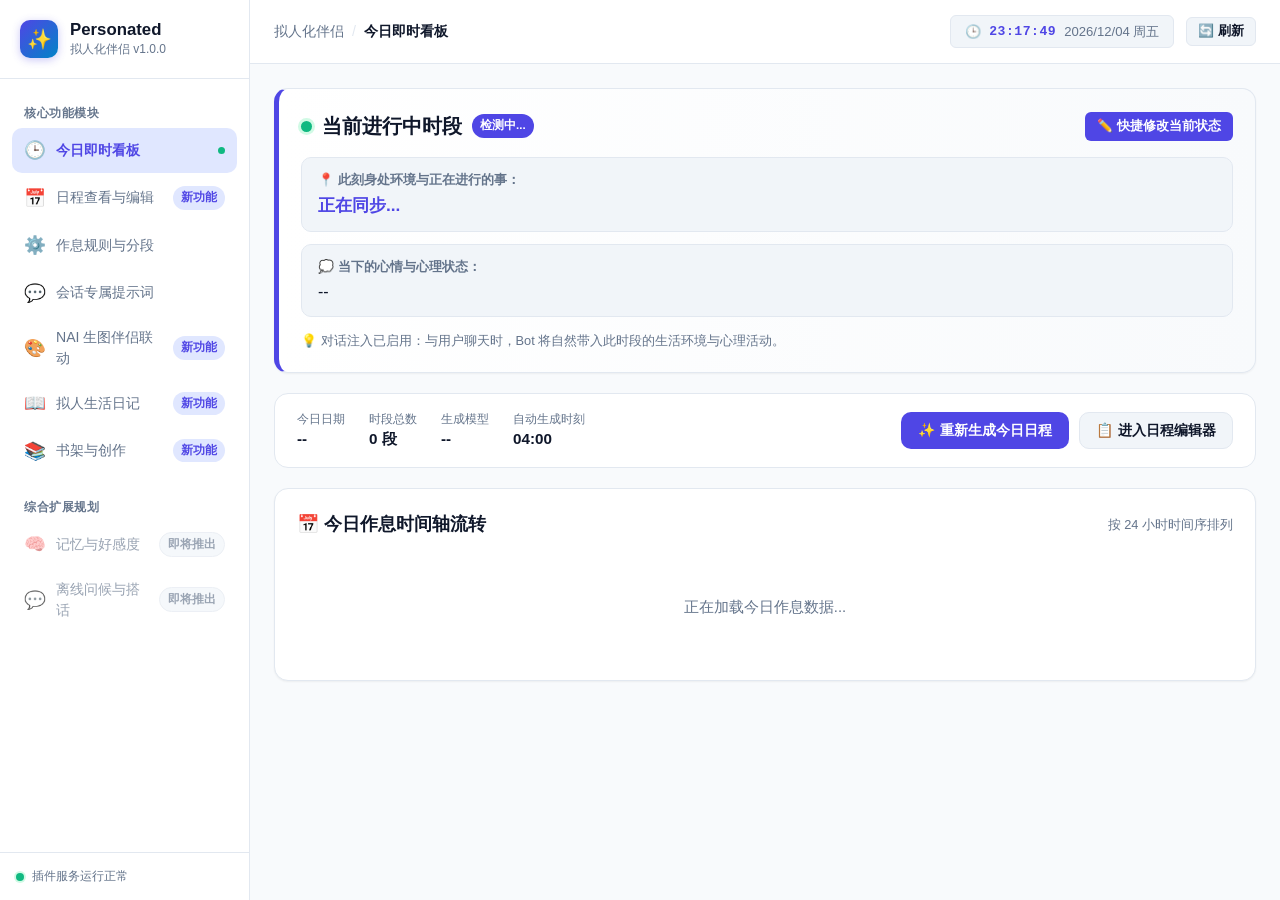
<file: pages/schedule/index.html>
<!DOCTYPE html>
<html lang="zh-CN">
<head>
  <meta charset="utf-8" />
  <meta name="viewport" content="width=device-width, initial-scale=1.0" />
  <title>拟人化综合伴侣 - 控制台</title>
  <link rel="stylesheet" href="./style.css" />
</head>
<body>
  <div class="dashboard-layout">
    <!-- Left Sidebar: Modern Multi-Module Navigation -->
    <aside class="dashboard-sidebar">
      <div class="sidebar-brand">
        <div class="brand-icon">✨</div>
        <div class="brand-text">
          <div class="brand-name">Personated</div>
          <div class="brand-sub">拟人化伴侣 v1.0.0</div>
        </div>
      </div>

      <nav class="sidebar-nav">
        <div class="nav-section-title">核心功能模块</div>
        <ul class="nav-list">
          <li class="nav-item active" data-view="view-live">
            <span class="nav-icon">🕒</span>
            <span class="nav-label">今日即时看板</span>
            <span class="nav-status-dot"></span>
          </li>
          <li class="nav-item" data-view="view-editor">
            <span class="nav-icon">📅</span>
            <span class="nav-label">日程查看与编辑</span>
            <span class="badge badge-primary">新功能</span>
          </li>
          <li class="nav-item" data-view="view-rules">
            <span class="nav-icon">⚙️</span>
            <span class="nav-label">作息规则与分段</span>
          </li>
          <li class="nav-item" data-view="view-umo-injector">
            <span class="nav-icon">💬</span>
            <span class="nav-label">会话专属提示词</span>
          </li>
          <li class="nav-item" data-view="view-nai-bridge">
            <span class="nav-icon">🎨</span>
            <span class="nav-label">NAI 生图伴侣联动</span>
            <span class="badge badge-primary">新功能</span>
          </li>
          <li class="nav-item" data-view="view-diary">
            <span class="nav-icon">📖</span>
            <span class="nav-label">拟人生活日记</span>
            <span class="badge badge-primary">新功能</span>
          </li>
          <li class="nav-item" data-view="view-bookshelf">
            <span class="nav-icon">📚</span>
            <span class="nav-label">书架与创作</span>
            <span class="badge badge-primary">新功能</span>
          </li>
        </ul>

        <div class="nav-section-title">综合扩展规划</div>
        <ul class="nav-list nav-list-future">
          <li class="nav-item disabled" title="功能正在规划与接入中">
            <span class="nav-icon">🧠</span>
            <span class="nav-label">记忆与好感度</span>
            <span class="badge badge-gray">即将推出</span>
          </li>
          <li class="nav-item disabled" title="功能正在规划与接入中">
            <span class="nav-icon">💬</span>
            <span class="nav-label">离线问候与搭话</span>
            <span class="badge badge-gray">即将推出</span>
          </li>
        </ul>
      </nav>

      <div class="sidebar-footer">
        <div class="plugin-info-badge">
          <span class="status-indicator online"></span>
          <span>插件服务运行正常</span>
        </div>
      </div>
    </aside>

    <!-- Main Content Area -->
    <div class="dashboard-main">
      <!-- Top Action & Status Bar -->
      <header class="dashboard-header">
        <div class="header-breadcrumb">
          <span class="breadcrumb-root">拟人化伴侣</span>
          <span class="breadcrumb-sep">/</span>
          <span class="breadcrumb-current" id="breadcrumb-title">今日即时看板</span>
        </div>

        <div class="header-right-tools">
          <div class="header-clock" id="header-clock-pill">
            <span class="clock-icon">🕒</span>
            <span class="clock-val" id="clock-display">--:--:--</span>
            <span class="clock-date" id="date-display">----/--/--</span>
          </div>
          <button class="btn btn-secondary btn-sm" id="btn-global-refresh" title="刷新所有数据">
            🔄 刷新
          </button>
        </div>
      </header>

      <!-- VIEW 1: 今日即时作息看板 -->
      <section id="view-live" class="view-panel active">
        <!-- 实时当前进行中大卡片 -->
        <div class="card hero-status-card" id="hero-status-card">
          <div class="hero-header">
            <div class="hero-title-group">
              <span class="pulse-indicator"></span>
              <h2>当前进行中时段</h2>
              <span class="badge badge-active" id="live-segment-badge">检测中...</span>
            </div>
            <div class="hero-actions">
              <button class="btn btn-primary btn-sm" id="btn-quick-edit-now">✏️ 快捷修改当前状态</button>
            </div>
          </div>

          <div class="hero-body">
            <div class="hero-field">
              <div class="field-title">📍 此刻身处环境与正在进行的事：</div>
              <div class="field-content highlight-content" id="live-activity-text">正在同步...</div>
            </div>
            <div class="hero-field">
              <div class="field-title">💭 当下的心情与心理状态：</div>
              <div class="field-content" id="live-state-text">--</div>
            </div>
          </div>

          <div class="hero-footer">
            <span class="tip-text">💡 对话注入已启用：与用户聊天时，Bot 将自然带入此时段的生活环境与心理活动。</span>
          </div>
        </div>

        <!-- 统计与快捷操作栏 -->
        <div class="action-banner">
          <div class="banner-stats">
            <div class="stat-item">
              <span class="stat-label">今日日期</span>
              <span class="stat-val" id="stat-today-date">--</span>
            </div>
            <div class="stat-item">
              <span class="stat-label">时段总数</span>
              <span class="stat-val" id="stat-today-count">0 段</span>
            </div>
            <div class="stat-item">
              <span class="stat-label">生成模型</span>
              <span class="stat-val" id="stat-today-model">--</span>
            </div>
            <div class="stat-item">
              <span class="stat-label">自动生成时刻</span>
              <span class="stat-val" id="stat-today-gentime">04:00</span>
            </div>
          </div>
          <div class="banner-btns">
            <button class="btn btn-primary" id="btn-live-regenerate">✨ 重新生成今日日程</button>
            <button class="btn btn-secondary" id="btn-switch-to-editor">📋 进入日程编辑器</button>
          </div>
        </div>

        <!-- 全天时间轴 -->
        <div class="card timeline-card-wrap">
          <div class="card-header-bar">
            <h3>📅 今日作息时间轴流转</h3>
            <span class="header-note">按 24 小时时间序排列</span>
          </div>
          <div class="timeline-container" id="live-timeline-list">
            <div class="loading-box">正在加载今日作息数据...</div>
          </div>
        </div>
      </section>

      <!-- VIEW 2: 日程查看与详细编辑 (支持任意日期、查看/增删改日程信息) -->
      <section id="view-editor" class="view-panel">
        <!-- 日期导航与筛选栏 -->
        <div class="card editor-nav-card">
          <div class="date-picker-row">
            <div class="date-quick-btns">
              <button class="btn btn-secondary btn-sm" id="btn-date-prev">◀ 前一天</button>
              <button class="btn btn-outline btn-sm active" id="btn-date-today">今天</button>
              <button class="btn btn-secondary btn-sm" id="btn-date-next">后一天 ▶</button>
            </div>

            <div class="date-input-group">
              <label for="editor-date-input">选择指定日期：</label>
              <input type="date" id="editor-date-input" class="input-control input-date" />
            </div>

            <div class="date-history-select-group">
              <label for="select-history-dates">历史已存档日期：</label>
              <select id="select-history-dates" class="input-control">
                <option value="">加载中...</option>
              </select>
            </div>
          </div>

          <div class="date-meta-bar" id="date-meta-bar">
            <div class="meta-tag-group">
              <span class="meta-tag date-tag" id="editor-meta-date">2026-05-03 星期日</span>
              <span class="meta-tag" id="editor-meta-count">共 0 个时段</span>
              <span class="meta-tag" id="editor-meta-provider">模型: --</span>
              <span class="meta-tag" id="editor-meta-gentime">生成于: --</span>
            </div>

            <div class="editor-top-actions">
              <button class="btn btn-secondary btn-sm" id="btn-editor-add-item">➕ 添加事项</button>
              <button class="btn btn-outline btn-sm" id="btn-editor-regenerate">✨ 重新生成该日</button>
              <button class="btn btn-primary btn-sm" id="btn-editor-save-all">💾 保存所有修改</button>
              <button class="btn btn-danger-outline btn-sm" id="btn-editor-delete-day" title="删除当前所选日期的日程存档">🗑️ 删除此日</button>
            </div>
          </div>
        </div>

        <!-- 视图切换与展示区 -->
        <div class="card editor-list-card">
          <div class="card-header-bar">
            <div class="view-mode-tabs">
              <button class="view-mode-btn active" data-mode="cards">卡片流视图</button>
              <button class="view-mode-btn" data-mode="table">表格编辑视图</button>
            </div>
            <div class="view-hints">
              <span>提示：修改后请点击右上角<strong>「保存所有修改」</strong>完成持久化。</span>
            </div>
          </div>

          <!-- 卡片流视图容器 -->
          <div id="editor-cards-container" class="editor-cards-container">
            <div class="loading-box">正在读取日程数据...</div>
          </div>

          <!-- 表格编辑视图容器 -->
          <div id="editor-table-container" class="editor-table-container" style="display: none;">
            <table class="editor-table">
              <thead>
                <tr>
                  <th style="width: 50px;">序号</th>
                  <th style="width: 140px;">时段名称</th>
                  <th style="width: 120px;">开始时刻</th>
                  <th style="width: 120px;">结束时刻</th>
                  <th>当前正在做的事 (Activity)</th>
                  <th style="width: 220px;">心理状态/心情 (State)</th>
                  <th style="width: 110px;">操作</th>
                </tr>
              </thead>
              <tbody id="editor-table-body">
                <!-- 动态填充 -->
              </tbody>
            </table>
          </div>
        </div>
      </section>

      <!-- VIEW 3: 作息规则与分段模板设置 -->
      <section id="view-rules" class="view-panel">
        <!-- 每日定时与模型选择 -->
        <div class="card">
          <div class="card-header-bar">
            <h3>⏰ 每日作息生成与模型参数</h3>
          </div>
          <div class="form-grid">
            <div class="form-group">
              <label for="rules-gen-time">
                每日自动生成时刻 (24小时制)
                <span class="hint-text">每天在此时间点自动为当天规划作息安排</span>
              </label>
              <input type="time" id="rules-gen-time" class="input-control" value="04:00" />
            </div>

            <div class="form-group">
              <label for="rules-provider-select">
                指定生成大模型提供商
                <span class="hint-text">未指定或留空时将自动回退使用当前对话模型</span>
              </label>
              <select id="rules-provider-select" class="input-control">
                <option value="">(留空自动回退对话模型)</option>
              </select>
            </div>

            <div class="form-group">
              <label for="rules-inject-mode">
                对话上下文注入方式
                <span class="hint-text">推荐使用附加用户内容块（保护模型 KV Cache 缓存）</span>
              </label>
              <select id="rules-inject-mode" class="input-control">
                <option value="extra_user_content">附加用户内容块 (extra_user_content - 推荐)</option>
                <option value="system_prompt">追加到人设提示词末尾 (system_prompt)</option>
              </select>
            </div>

            <div class="form-group checkbox-group">
              <label class="checkbox-label">
                <input type="checkbox" id="rules-inject-enabled" checked />
                <span class="checkbox-custom"></span>
                <span>启用对话上下文注入（在匹配时段内与 Bot 对话时自动代入当前日程与状态）</span>
              </label>
            </div>
          </div>
        </div>

        <!-- 每日时间段模板划分 -->
        <div class="card">
          <div class="card-header-bar">
            <div>
              <h3>📋 每日时间段划分模板 (Template)</h3>
              <p class="section-desc">定义一天划分多少段作息及起止时刻（24h制，精确到分钟，支持跨午夜）。新生成的日程将以此模板为骨架。</p>
            </div>
            <div class="card-actions">
              <button class="btn btn-secondary btn-sm" id="btn-rules-reset-preset">恢复默认预设</button>
              <button class="btn btn-outline btn-sm" id="btn-rules-add-segment">➕ 添加新时间段</button>
            </div>
          </div>

          <div class="table-wrapper">
            <table class="segments-table">
              <thead>
                <tr>
                  <th style="width: 50px;">序号</th>
                  <th style="width: 130px;">时段标识 ID</th>
                  <th>时段名称</th>
                  <th style="width: 120px;">开始时刻</th>
                  <th style="width: 120px;">结束时刻</th>
                  <th style="width: 80px;">类型</th>
                  <th style="width: 110px;">操作</th>
                </tr>
              </thead>
              <tbody id="rules-segments-tbody">
                <!-- 动态填充 -->
              </tbody>
            </table>
          </div>
        </div>

        <!-- 高级 Prompt 模板 -->
        <div class="card">
          <div class="card-header-bar">
            <h3>📝 高级日程生成提示词模板 (Prompt Template)</h3>
          </div>
          <div class="form-group">
            <label for="rules-prompt-template">
              自定义生成 Prompt
              <span class="hint-text">支持插值变量：<code>{persona_prompt}</code>、<code>{date}</code>、<code>{weekday}</code>、<code>{segments_desc}</code></span>
            </label>
            <textarea id="rules-prompt-template" class="textarea-control" rows="6"></textarea>
          </div>
        </div>

        <!-- 保存按钮栏 -->
        <div class="save-bar">
          <button class="btn btn-primary btn-lg" id="btn-rules-save-all">💾 保存所有规则配置</button>
        </div>
      </section>

      <!-- VIEW 4: 会话专属提示词注入 (群聊 / 私聊 UMO 注入管理) -->
      <section class="view-panel" id="view-umo-injector">
        <div class="panel-header-wrap">
          <div class="panel-title-group">
            <h2>会话专属提示词注入 (群聊 / 私聊)</h2>
            <p class="panel-subtitle">
              针对特定群聊或私聊会话单独配置个性化提示词。可在右侧点击「从 AstrBot 对话中抓取」直接选取已有会话（群聊展示群名称与群号，私聊展示对话人昵称），并在每次与该会话交流时自动注入定制提示词。
            </p>
          </div>
          <div class="panel-actions-group">
            <div class="global-switch-badge">
              <label class="toggle-control" for="umo-global-enabled-toggle">
                <input type="checkbox" id="umo-global-enabled-toggle" checked />
                <span class="toggle-track"></span>
              </label>
              <span class="switch-label-text">功能总开关</span>
            </div>
            <button class="btn btn-secondary" id="btn-discover-umos">
              🔍 从 AstrBot 对话抓取
            </button>
            <button class="btn btn-primary" id="btn-add-umo-rule">
              ➕ 添加专属规则
            </button>
            <button class="btn btn-outline" id="btn-refresh-umo-rules" title="刷新规则列表">
              🔄 刷新
            </button>
          </div>
        </div>

        <!-- 统计与状态概览条 -->
        <div class="stats-grid-row" style="margin-bottom: 20px;">
          <div class="stat-card">
            <div class="stat-icon-wrap" style="background: rgba(79, 70, 229, 0.1); color: var(--primary);">🏷️</div>
            <div class="stat-info">
              <div class="stat-label">已配置会话数</div>
              <div class="stat-val" id="stat-umo-total-count">0 条</div>
            </div>
          </div>
          <div class="stat-card">
            <div class="stat-icon-wrap" style="background: rgba(16, 185, 129, 0.1); color: var(--success);">🟢</div>
            <div class="stat-info">
              <div class="stat-label">当前生效中</div>
              <div class="stat-val" id="stat-umo-enabled-count">0 条</div>
            </div>
          </div>
          <div class="stat-card">
            <div class="stat-icon-wrap" style="background: rgba(2, 132, 199, 0.1); color: var(--accent);">🧩</div>
            <div class="stat-info">
              <div class="stat-label">默认注入模式</div>
              <div class="stat-val" id="stat-umo-default-mode">System Prompt</div>
            </div>
          </div>
        </div>

        <!-- 过滤与搜索工具栏 -->
        <div class="filter-toolbar">
          <div class="search-box">
            <span class="search-icon">🔍</span>
            <input type="text" id="umo-search-input" class="input-control search-input" placeholder="按群名称、对话人昵称、群号或 UMO 关键词搜索..." />
          </div>
          <div class="filter-group">
            <select id="umo-chat-type-filter" class="select-control">
              <option value="all">全部类型 (群聊 & 私聊)</option>
              <option value="group">仅群聊 (Group)</option>
              <option value="private">仅私聊 (Private)</option>
            </select>
            <select id="umo-status-filter" class="select-control">
              <option value="all">全部状态</option>
              <option value="enabled">仅看已启用</option>
              <option value="disabled">仅看已禁用</option>
            </select>
          </div>
        </div>

        <!-- 规则卡片容器 -->
        <div id="umo-rules-list" class="umo-rules-container">
          <div class="loading-box">正在加载会话专属提示词规则...</div>
        </div>
      </section>

      <!-- VIEW 5: NAI 生图伴侣联动面板 -->
      <section id="view-nai-bridge" class="view-panel">
        <div class="rules-header">
          <div>
            <h2>🎨 NAI 生图伴侣直连联动 (NovelAI 4.5)</h2>
            <p class="section-desc">
              主动兼容 <code>astrbot_plugin_nai_image</code> 的「陪伴插件直连模式」，无需通过本地代理，直接在进程内调度 NAI 极速生图，并可深度联动拟人化日程时段情境。
            </p>
          </div>
          <div class="rules-actions">
            <button class="btn btn-outline" id="btn-refresh-nai-status" title="刷新联动就绪状态">
              🔄 刷新状态
            </button>
            <button class="btn btn-primary" id="btn-save-nai-config">
              💾 保存联动配置
            </button>
          </div>
        </div>

        <!-- 联动状态卡片 -->
        <div class="stats-grid-row" style="margin-bottom: 20px;">
          <div class="stat-card">
            <div class="stat-icon-wrap" style="background: rgba(99, 102, 241, 0.1); color: var(--primary);">🔌</div>
            <div class="stat-info">
              <div class="stat-label">NAI 插件状态</div>
              <div class="stat-val" id="stat-nai-installed">检测中...</div>
            </div>
          </div>
          <div class="stat-card">
            <div class="stat-icon-wrap" style="background: rgba(16, 185, 129, 0.1); color: var(--success);">⚡</div>
            <div class="stat-info">
              <div class="stat-label">生图链路就绪</div>
              <div class="stat-val" id="stat-nai-available">检测中...</div>
            </div>
          </div>
          <div class="stat-card">
            <div class="stat-icon-wrap" style="background: rgba(2, 132, 199, 0.1); color: var(--accent);">🧩</div>
            <div class="stat-info">
              <div class="stat-label">提示词表达规范</div>
              <div class="stat-val" id="stat-nai-prompt-mode">NAI 4.5 标签</div>
            </div>
          </div>
        </div>

        <!-- 主设置网格 -->
        <div class="rules-layout-grid">
          <!-- 左侧配置表单 -->
          <div class="card" style="padding: 22px;">
            <h3 style="margin-bottom: 16px; font-size: 1.08rem; font-weight: 700; color: var(--text-main);">⚙️ 联动行为与默认参数</h3>

            <div class="form-group" style="display: flex; flex-direction: row; align-items: center; justify-content: space-between; margin-bottom: 18px; padding-bottom: 12px; border-bottom: 1px dashed var(--border);">
              <div>
                <label for="nai-cfg-enabled" style="margin: 0; font-size: 0.92rem; font-weight: 600; cursor: pointer;">启用 NAI 伴侣直连生图</label>
                <span class="hint-text">关闭后将暂停主链工具与快捷指令的生图调用</span>
              </div>
              <label class="toggle-control">
                <input type="checkbox" id="nai-cfg-enabled" checked />
                <span class="toggle-track"></span>
              </label>
            </div>

            <div class="form-group">
              <label for="nai-cfg-prompt-format">
                生图提示词组织方式 (Prompt Format)
                <span class="hint-text">推荐保持「NAI 联动模式」，由大模型直接按 NovelAI 4/4.5 标签规范书写</span>
              </label>
              <select id="nai-cfg-prompt-format" class="select-control">
                <option value="nai">NAI 联动模式（NovelAI 4/4.5 标签语法，原样提交无需转译）</option>
                <option value="natural_language">自然语言描述（连贯英文句子，适合自然语言模式）</option>
                <option value="traditional">传统文生图（Positive/Negative prompt 短语标签）</option>
              </select>
            </div>

            <div class="form-grid-2">
              <div class="form-group">
                <label for="nai-cfg-default-size">默认画面比例 / 尺寸</label>
                <select id="nai-cfg-default-size" class="select-control">
                  <option value="portrait">竖图 (Portrait 832x1216 / 9:16)</option>
                  <option value="square">方图 (Square 1024x1024 / 1:1)</option>
                  <option value="landscape">横图 (Landscape 1216x832 / 16:9)</option>
                </select>
              </div>
              <div class="form-group">
                <label for="nai-cfg-default-style">画面预设风格（可选）</label>
                <input type="text" id="nai-cfg-default-style" class="input-control" placeholder="留空使用 NAI 插件默认风格" />
              </div>
            </div>

            <div class="form-group" style="display: flex; flex-direction: row; align-items: center; gap: 8px; margin-top: 6px;">
              <input type="checkbox" id="nai-cfg-schedule-link" checked style="width: 17px; height: 17px; cursor: pointer; accent-color: var(--primary);" />
              <div>
                <label for="nai-cfg-schedule-link" style="margin: 0; font-weight: 600; font-size: 0.88rem; cursor: pointer;">联动拟人化日程情境到生图提示词</label>
                <span class="hint-text" id="nai-current-scene-hint">当前时段活动检测中...</span>
              </div>
            </div>

            <div class="form-group" style="margin-top: 14px;">
              <label for="nai-cfg-fixed-positive">常驻固定正面特征标签 (Fixed Positive Prompt)</label>
              <textarea id="nai-cfg-fixed-positive" class="textarea-control" rows="2" placeholder="如：1girl, solo, blue eyes, long hair, masterpiece（会自动叠加到每次出图前置）"></textarea>
            </div>

            <div class="form-group">
              <label for="nai-cfg-fixed-negative">常驻固定负面词 (Fixed Negative Prompt)</label>
              <textarea id="nai-cfg-fixed-negative" class="textarea-control" rows="2" placeholder="如：lowres, bad anatomy, bad hands, text, error, missing fingers"></textarea>
            </div>
          </div>

          <!-- 右侧即时试跑与调试面板 -->
          <div class="card" style="padding: 22px; display: flex; flex-direction: column;">
            <h3 style="margin-bottom: 14px; font-size: 1.08rem; font-weight: 700; color: var(--text-main);">🧪 直连测试出图 (Test Bench)</h3>
            <p style="font-size: 0.84rem; color: var(--text-muted); margin-bottom: 12px;">
              可在此输入一段画面描述或 NAI 标签，立即体验进程内直连出图效果。
            </p>

            <div class="form-group">
              <label for="nai-test-prompt">测试画面提示词 (Prompt)</label>
              <textarea id="nai-test-prompt" class="textarea-control" rows="3" placeholder="例如：1girl, smiling, cafe, drinking coffee, soft sunlight, {masterpiece}"></textarea>
            </div>

            <div class="form-grid-2">
              <div class="form-group">
                <label for="nai-test-kind">意图类型 (Kind)</label>
                <select id="nai-test-kind" class="select-control">
                  <option value="selfie">selfie (角色自拍/人像，融合日程)</option>
                  <option value="text2img">text2img (普通场景文生图)</option>
                </select>
              </div>
              <div class="form-group">
                <label for="nai-test-size">出图比例</label>
                <select id="nai-test-size" class="select-control">
                  <option value="portrait">竖图 (Portrait)</option>
                  <option value="square">方图 (Square)</option>
                  <option value="landscape">横图 (Landscape)</option>
                </select>
              </div>
            </div>

            <button class="btn btn-primary" id="btn-run-nai-test" style="margin-top: 8px;">
              🚀 立即发起测试出图
            </button>

            <!-- 出图结果预览区 -->
            <div id="nai-test-result-box" style="margin-top: 16px; flex: 1; min-height: 180px; border: 1px dashed var(--border); border-radius: var(--radius-md); display: flex; flex-direction: column; align-items: center; justify-content: center; padding: 14px; text-align: center; background: var(--bg-input);">
              <span style="font-size: 2.2rem; color: var(--text-muted);">🖼️</span>
              <span style="font-size: 0.86rem; color: var(--text-muted); margin-top: 6px;" id="nai-result-hint">测试出图结果将在此实时呈现</span>
            </div>
          </div>
        </div>
      </section>

      <!-- VIEW 6: 拟人日记本 -->
      <section id="view-diary" class="view-panel">
        <div class="card">
          <div class="card-header-bar">
            <div>
              <h3>📖 拟人生活日记</h3>
              <p class="section-desc">Bot 的每日内心独白、生活足迹与连续叙事轨迹</p>
            </div>
            <div class="header-right-tools">
              <button class="btn btn-secondary btn-sm" id="btn-diary-refresh">🔄 刷新日记</button>
              <button class="btn btn-primary btn-sm" id="btn-diary-new">✍️ 新建/补写日记</button>
            </div>
          </div>
          <div class="diary-container">
            <div class="diary-sidebar">
              <div class="diary-sidebar-header">
                <h4>历史日记列表</h4>
                <span class="badge badge-gray" id="diary-total-badge">0 篇</span>
              </div>
              <div id="diary-list-container" class="diary-list">
                <p class="muted">加载中...</p>
              </div>
            </div>
            <div class="diary-content-pane">
              <div id="diary-detail-view" class="diary-paper">
                <div class="diary-paper-header">
                  <h3 id="diary-detail-title">请选择一篇日记查看</h3>
                  <div class="diary-actions" id="diary-detail-actions" style="display: none;">
                    <button class="btn btn-outline btn-sm" id="btn-diary-delete" title="删除本日记">🗑️ 删除</button>
                  </div>
                </div>
                <div id="diary-detail-meta" class="diary-meta-bar"></div>
                <div id="diary-detail-body" class="diary-paper-body"></div>
              </div>
            </div>
          </div>
        </div>
      </section>

      <!-- VIEW 7: 书架与创作系统 -->
      <section id="view-bookshelf" class="view-panel">
        <div class="card">
          <div class="card-header-bar">
            <div>
              <h3>📚 书架作品与抽屉夹层</h3>
              <p class="section-desc">Bot 独立长篇/短文创作作品库、草稿进度与私密抽屉</p>
            </div>
            <div class="header-right-tools">
              <button class="btn btn-outline btn-sm" id="btn-bookshelf-refresh">🔄 刷新书架</button>
              <button class="btn btn-secondary btn-sm" id="btn-unlock-drawer">🔓 解锁抽屉夹层</button>
              <button class="btn btn-primary btn-sm" id="btn-create-project">✨ 新建创作作品</button>
            </div>
          </div>
          <div class="bookshelf-wrap">
            <div class="bookshelf-section">
              <div class="bookshelf-section-header">
                <div class="section-title-wrap">
                  <h4>📖 公开书架</h4>
                  <span class="badge badge-primary" id="bookshelf-public-badge">0 本</span>
                </div>
                <span class="hint-text">对外展示的短篇、小说、故事集</span>
              </div>
              <div id="public-books-grid" class="books-grid">
                <p class="muted">暂无公开创作作品</p>
              </div>
            </div>

            <div class="bookshelf-section secret-section">
              <div class="bookshelf-section-header">
                <div class="section-title-wrap">
                  <h4>🔒 抽屉夹层 (受密码保护)</h4>
                  <span id="drawer-lock-status" class="badge badge-gray">已锁定</span>
                  <span class="badge badge-gray" id="bookshelf-secret-badge">0 本</span>
                </div>
                <span class="hint-text">伴侣的私密随笔、日记夹层与未公开手稿</span>
              </div>
              <div id="secret-books-grid" class="books-grid">
                <p class="muted">请点击右上角输入密码解锁后查看</p>
              </div>
            </div>
          </div>
        </div>
      </section>
    </div>

    <!-- 模态框 1：从 AstrBot '数据与日志-对话' 抓取并选择会话 -->
    <div class="modal-overlay" id="modal-discover-umos">
      <div class="modal-content modal-lg">
        <div class="modal-header">
          <div>
            <h3>从 AstrBot 对话中抓取会话</h3>
            <p class="modal-desc" style="font-size: 13px; color: var(--text-muted); margin-top: 4px;">
              已自动从 AstrBot 的「数据与日志 - 对话」及别名表中提取会话记录。群聊将展示【群名称】与【群号】，私聊将展示【对话人昵称】。点击「一键配置」即可为选中会话定制个性化提示词。
            </p>
          </div>
          <button class="modal-close" id="modal-discover-close">&times;</button>
        </div>
        <div class="modal-body">
          <div class="filter-toolbar" style="margin-bottom: 14px;">
            <div class="search-box" style="flex: 1;">
              <span class="search-icon">🔍</span>
              <input type="text" id="discover-search-input" class="input-control search-input" placeholder="输入群名称、对话人昵称、群号或 UMO 快速筛选..." />
            </div>
            <button class="btn btn-secondary btn-sm" id="btn-re-discover-umos">🔄 重新抓取</button>
          </div>
          <div id="discover-list-container" class="discover-table-wrap">
            <div class="loading-box">正在抓取 AstrBot 会话数据...</div>
          </div>
        </div>
        <div class="modal-footer">
          <button class="btn btn-secondary" id="modal-discover-cancel">关闭</button>
        </div>
      </div>
    </div>

    <!-- 模态框 2：编辑/添加会话专属提示词规则 -->
    <div class="modal-overlay" id="modal-umo-rule">
      <div class="modal-content modal-md">
        <div class="modal-header">
          <h3 id="modal-umo-rule-title">编辑会话专属提示词</h3>
          <button class="modal-close" id="modal-umo-rule-close">&times;</button>
        </div>
        <div class="modal-body">
          <div class="form-group">
            <label for="modal-rule-umo">
              会话 UMO 标识 <span class="required" style="color:var(--danger)">*</span>
              <span class="hint-text">（格式如：<code>aiocqhttp:GroupMessage:12345678</code> 或直接从对话抓取）</span>
            </label>
            <input type="text" id="modal-rule-umo" class="input-control" placeholder="如：aiocqhttp:GroupMessage:12345678" />
          </div>

          <div class="form-grid-2">
            <div class="form-group">
              <label for="modal-rule-name">规则备注 / 群名称 / 昵称</label>
              <input type="text" id="modal-rule-name" class="input-control" placeholder="如：交流群 / 朋友私聊" />
            </div>
            <div class="form-group">
              <label for="modal-rule-mode">注入模式</label>
              <select id="modal-rule-mode" class="select-control">
                <option value="system_prompt">追加到 System Prompt (推荐)</option>
                <option value="prepend_system">置于 System Prompt 开头</option>
                <option value="extra_user_content">附加用户消息块 (Extra Content)</option>
              </select>
            </div>
          </div>

          <div class="form-group">
            <label for="modal-rule-template-select">
              快捷填入常用提示词预设
            </label>
            <select id="modal-rule-template-select" class="select-control">
              <option value="">-- 选择预设模板快速填入 --</option>
              <option value="group_assistant">【群聊模式】热情友好的群助理/破冰搭话人设</option>
              <option value="formal_work">【严肃工作】专业干练、回答简洁精准的工作助理</option>
              <option value="playful_friend">【幽默损友】轻松幽默、接地气互怼的密友风格</option>
              <option value="tsundere">【傲娇角色】表面嫌弃但内心关心的专属傲娇人设</option>
              <option value="custom_context">【群规知识】带有特定群规和专属背景知识前置</option>
            </select>
          </div>

          <div class="form-group">
            <label for="modal-rule-prompt">
              个性化专属提示词内容 <span class="required" style="color:var(--danger)">*</span>
            </label>
            <textarea id="modal-rule-prompt" class="textarea-control" rows="3" placeholder="输入该群聊/私聊每次对话时专属注入的提示词..."></textarea>
          </div>

          <div class="form-group" style="display: flex; flex-direction: row; align-items: center; gap: 8px; margin-top: 4px; margin-bottom: 2px;">
            <input type="checkbox" id="modal-rule-enabled" checked style="width: 16px; height: 16px; cursor: pointer; accent-color: var(--primary);" />
            <label for="modal-rule-enabled" style="margin: 0; cursor: pointer; font-weight: 500; font-size: 0.84rem;">立即启用该专属规则</label>
          </div>
        </div>
        <div class="modal-footer">
          <button class="btn btn-secondary btn-sm" id="modal-umo-rule-cancel">取消</button>
          <button class="btn btn-primary btn-sm" id="modal-umo-rule-save">💾 保存并生效</button>
        </div>
      </div>
    </div>

    <!-- 弹窗：编辑/添加单个日程事项模态框 -->
    <div class="modal-overlay" id="item-modal">
      <div class="modal-content">
        <div class="modal-header">
          <h3 id="modal-item-title">编辑时段安排</h3>
          <button class="modal-close" id="modal-item-close">&times;</button>
        </div>
        <div class="modal-body">
          <input type="hidden" id="modal-item-id" />
          <input type="hidden" id="modal-item-index" />
          <div class="form-grid-2">
            <div class="form-group">
              <label for="modal-input-name">时段名称</label>
              <input type="text" id="modal-input-name" class="input-control" placeholder="如：上午工作/学习" />
            </div>
            <div class="form-group">
              <label for="modal-input-id">时段标识 ID</label>
              <input type="text" id="modal-input-id-val" class="input-control" placeholder="如：morning_work" />
            </div>
          </div>
          <div class="form-grid-2">
            <div class="form-group">
              <label for="modal-input-start">开始时刻 (24h)</label>
              <input type="time" id="modal-input-start" class="input-control" />
            </div>
            <div class="form-group">
              <label for="modal-input-end">结束时刻 (24h)</label>
              <input type="time" id="modal-input-end" class="input-control" />
            </div>
          </div>
          <div class="form-group">
            <label for="modal-input-activity">当前具体在做的事 (Activity)</label>
            <textarea id="modal-input-activity" class="textarea-control" rows="3" placeholder="描述该时段内角色的具体活动与环境细节..."></textarea>
          </div>
          <div class="form-group">
            <label for="modal-input-state">心情与心理状态 (State / Emotion)</label>
            <input type="text" id="modal-input-state" class="input-control" placeholder="描述角色的精神面貌与当下心理..." />
          </div>
        </div>
        <div class="modal-footer">
          <button class="btn btn-secondary" id="modal-item-cancel">取消</button>
          <button class="btn btn-primary" id="modal-item-save">确定并更新</button>
        </div>
      </div>
    </div>

    <!-- 模态框 3：新建/编辑日记 -->
    <div class="modal-overlay" id="modal-diary-edit">
      <div class="modal-content modal-md">
        <div class="modal-header">
          <h3 id="modal-diary-edit-title">✍️ 撰写/补写生活日记</h3>
          <button class="modal-close" id="modal-diary-close">&times;</button>
        </div>
        <div class="modal-body">
          <div class="form-grid-2">
            <div class="form-group">
              <label for="modal-diary-date">日记日期 <span class="required" style="color:var(--danger)">*</span></label>
              <input type="date" id="modal-diary-date" class="input-control" />
            </div>
            <div class="form-group">
              <label for="modal-diary-form">记录体裁 / 形式</label>
              <select id="modal-diary-form" class="select-control">
                <option value="auto">auto (日常散文感)</option>
                <option value="monologue">内心独白 (Monologue)</option>
                <option value="bullet_memo">便签清单 (Bullet Memo)</option>
                <option value="letter_to_user">写给你的信 (Letter)</option>
                <option value="stream_of_consciousness">意识流碎片 (Stream)</option>
              </select>
            </div>
          </div>

          <div class="form-group">
            <label for="modal-diary-summary">题眼 / 一句话概括</label>
            <input type="text" id="modal-diary-summary" class="input-control" placeholder="如：阳光正好的午后，与你的浅浅对谈" />
          </div>

          <div class="form-group">
            <label for="modal-diary-tags">标签 (用英文或中文逗号隔开)</label>
            <input type="text" id="modal-diary-tags" class="input-control" placeholder="生活, 散步, 心情" />
          </div>

          <div class="form-group">
            <label for="modal-diary-body">日记正文内容 <span class="required" style="color:var(--danger)">*</span></label>
            <textarea id="modal-diary-body" class="textarea-control" rows="8" placeholder="记录今天发生的点滴、心境变化或想对你说的话..."></textarea>
          </div>
        </div>
        <div class="modal-footer">
          <button class="btn btn-secondary btn-sm" id="modal-diary-cancel">取消</button>
          <button class="btn btn-primary btn-sm" id="modal-diary-save">💾 保存日记</button>
        </div>
      </div>
    </div>

    <!-- 模态框 4：新建/编辑创作作品 -->
    <div class="modal-overlay" id="modal-project-edit">
      <div class="modal-content modal-md">
        <div class="modal-header">
          <h3 id="modal-project-edit-title">✨ 新建/编辑创作项目</h3>
          <button class="modal-close" id="modal-project-close">&times;</button>
        </div>
        <div class="modal-body">
          <input type="hidden" id="modal-project-id" />
          <div class="form-grid-2">
            <div class="form-group">
              <label for="modal-project-title">作品名称 / 篇名 <span class="required" style="color:var(--danger)">*</span></label>
              <input type="text" id="modal-project-title" class="input-control" placeholder="如：《月色与机械诗》" />
            </div>
            <div class="form-group">
              <label for="modal-project-work-type">作品体裁</label>
              <select id="modal-project-work-type" class="select-control">
                <option value="短篇小说">短篇小说</option>
                <option value="长篇连载">长篇连载</option>
                <option value="散文诗歌">散文诗歌</option>
                <option value="随笔手记">随笔手记</option>
                <option value="剧本对白">剧本对白</option>
              </select>
            </div>
          </div>

          <div class="form-grid-2">
            <div class="form-group">
              <label for="modal-project-tone">基调风格</label>
              <input type="text" id="modal-project-tone" class="input-control" placeholder="如：温柔、轻快、微悬疑" />
            </div>
            <div class="form-group">
              <label for="modal-project-status">创作状态</label>
              <select id="modal-project-status" class="select-control">
                <option value="drafting">草稿撰写中 (drafting)</option>
                <option value="finished">已完结 (finished)</option>
                <option value="paused">暂时搁置 (paused)</option>
              </select>
            </div>
          </div>

          <div class="form-group">
            <label for="modal-project-premise">核心立意 / 故事大纲与设定</label>
            <textarea id="modal-project-premise" class="textarea-control" rows="3" placeholder="描述作品的核心冲突、主角背景或灵感来源..."></textarea>
          </div>

          <div class="form-group">
            <label for="modal-project-content">当前章节 / 草稿正文 (自动计入字数)</label>
            <textarea id="modal-project-content" class="textarea-control" rows="6" placeholder="输入手稿或正文草稿..."></textarea>
          </div>

          <div class="form-group" style="display: flex; flex-direction: row; align-items: center; gap: 8px; margin-top: 4px;">
            <input type="checkbox" id="modal-project-secret" style="width: 16px; height: 16px; cursor: pointer; accent-color: var(--danger);" />
            <label for="modal-project-secret" style="margin: 0; cursor: pointer; font-weight: 500; font-size: 0.84rem; color: var(--danger);">存入私密抽屉夹层 (需要密码解锁才可见)</label>
          </div>
        </div>
        <div class="modal-footer">
          <button class="btn btn-secondary btn-sm" id="modal-project-cancel">取消</button>
          <button class="btn btn-primary btn-sm" id="modal-project-save">💾 保存作品</button>
        </div>
      </div>
    </div>

    <!-- 模态框 6: 抽屉夹层密码解锁 -->
    <div class="modal-overlay" id="modal-unlock-drawer">
      <div class="modal-content modal-sm">
        <div class="modal-header">
          <h3>🔒 解锁抽屉夹层</h3>
          <button class="modal-close" id="modal-unlock-drawer-close">&times;</button>
        </div>
        <div class="modal-body">
          <p class="hint-text" style="margin-bottom: 12px;">请输入私密抽屉夹层访问密码以查看或编辑私密作品。</p>
          <div class="form-group">
            <label for="modal-unlock-password">夹层访问密码</label>
            <input type="password" id="modal-unlock-password" class="input-control" placeholder="输入密码 (默认: 123456)" />
          </div>
          <div id="modal-unlock-error" style="color: var(--danger); font-size: 0.85rem; margin-top: 6px; display: none;"></div>
        </div>
        <div class="modal-footer">
          <button class="btn btn-secondary btn-sm" id="modal-unlock-drawer-cancel">取消</button>
          <button class="btn btn-primary btn-sm" id="modal-unlock-drawer-submit">🔓 解锁</button>
        </div>
      </div>
    </div>

    <!-- 浮动 Toast 提示 -->
    <div id="toast" class="toast"></div>
  </div>

  <script src="./app.js"></script>
</body>
</html>
</file>
<file: pages/schedule/style.css>
/* ==========================================================================
   Design Tokens & Theme Variables
   ========================================================================== */
:root {
  --bg-page: #f8fafc;
  --bg-sidebar: #ffffff;
  --bg-card: #ffffff;
  --bg-input: #f1f5f9;
  --bg-input-focus: #ffffff;
  --text-main: #0f172a;
  --text-muted: #64748b;
  --border: #e2e8f0;
  --border-focus: #6366f1;
  --primary: #4f46e5;
  --primary-hover: #4338ca;
  --primary-light: #e0e7ff;
  --primary-subtle: #eef2ff;
  --accent: #0284c7;
  --success: #10b981;
  --success-light: #d1fae5;
  --warning: #f59e0b;
  --warning-light: #fef3c7;
  --danger: #ef4444;
  --danger-light: #fee2e2;
  --shadow-sm: 0 1px 2px 0 rgb(0 0 0 / 0.05);
  --shadow-md: 0 4px 6px -1px rgb(0 0 0 / 0.08), 0 2px 4px -2px rgb(0 0 0 / 0.05);
  --shadow-lg: 0 10px 15px -3px rgb(0 0 0 / 0.08), 0 4px 6px -4px rgb(0 0 0 / 0.04);
  --radius-sm: 6px;
  --radius-md: 10px;
  --radius-lg: 14px;
  --font-family: -apple-system, BlinkMacSystemFont, "Segoe UI", Roboto, "Helvetica Neue", Arial, sans-serif;
  --sidebar-width: 250px;
}

[data-theme="dark"] {
  --bg-page: #0b1120;
  --bg-sidebar: #131d33;
  --bg-card: #18223c;
  --bg-input: #0f172a;
  --bg-input-focus: #131d33;
  --text-main: #f8fafc;
  --text-muted: #94a3b8;
  --border: #263554;
  --border-focus: #818cf8;
  --primary: #6366f1;
  --primary-hover: #4f46e5;
  --primary-light: #312e81;
  --primary-subtle: #1e1b4b;
  --accent: #38bdf8;
  --success: #10b981;
  --success-light: #064e3b;
  --warning: #f59e0b;
  --warning-light: #78350f;
  --danger: #ef4444;
  --danger-light: #7f1d1d;
  --shadow-sm: 0 1px 3px 0 rgb(0 0 0 / 0.3);
  --shadow-md: 0 4px 6px -1px rgb(0 0 0 / 0.4);
  --shadow-lg: 0 10px 15px -3px rgb(0 0 0 / 0.4);
}

/* ==========================================================================
   Global Reset
   ========================================================================== */
* {
  box-sizing: border-box;
  margin: 0;
  padding: 0;
}

body {
  font-family: var(--font-family);
  background-color: var(--bg-page);
  color: var(--text-main);
  line-height: 1.5;
  min-height: 100vh;
  overflow-x: hidden;
}

/* ==========================================================================
   Dashboard Shell Layout
   ========================================================================== */
.dashboard-layout {
  display: flex;
  min-height: 100vh;
}

/* Left Sidebar */
.dashboard-sidebar {
  width: var(--sidebar-width);
  background: var(--bg-sidebar);
  border-right: 1px solid var(--border);
  display: flex;
  flex-direction: column;
  flex-shrink: 0;
  position: sticky;
  top: 0;
  height: 100vh;
  z-index: 100;
}

.sidebar-brand {
  display: flex;
  align-items: center;
  gap: 12px;
  padding: 20px;
  border-bottom: 1px solid var(--border);
}

.brand-icon {
  width: 38px;
  height: 38px;
  border-radius: var(--radius-md);
  background: linear-gradient(135deg, var(--primary), var(--accent));
  display: flex;
  align-items: center;
  justify-content: center;
  font-size: 1.25rem;
  color: #fff;
  box-shadow: 0 2px 8px rgba(79, 70, 229, 0.3);
}

.brand-name {
  font-weight: 700;
  font-size: 1.05rem;
  color: var(--text-main);
  line-height: 1.2;
}

.brand-sub {
  font-size: 0.75rem;
  color: var(--text-muted);
}

.sidebar-nav {
  flex: 1;
  padding: 16px 12px;
  overflow-y: auto;
}

.nav-section-title {
  font-size: 0.72rem;
  font-weight: 700;
  text-transform: uppercase;
  color: var(--text-muted);
  letter-spacing: 0.5px;
  padding: 10px 12px 6px;
}

.nav-list {
  list-style: none;
  margin-bottom: 16px;
}

.nav-item {
  display: flex;
  align-items: center;
  gap: 10px;
  padding: 9px 12px;
  border-radius: var(--radius-md);
  font-size: 0.88rem;
  font-weight: 500;
  color: var(--text-muted);
  cursor: pointer;
  transition: all 0.2s ease;
  user-select: none;
  position: relative;
  margin-bottom: 3px;
}

.nav-item:hover {
  background: var(--bg-input);
  color: var(--text-main);
}

.nav-item.active {
  background: var(--primary-light);
  color: var(--primary);
  font-weight: 600;
}

.nav-item.disabled {
  opacity: 0.65;
  cursor: not-allowed;
}

.nav-item.disabled:hover {
  background: transparent;
  color: var(--text-muted);
}

.nav-icon {
  font-size: 1.1rem;
}

.nav-label {
  flex: 1;
}

.nav-status-dot {
  width: 7px;
  height: 7px;
  border-radius: 50%;
  background-color: var(--success);
}

.sidebar-footer {
  padding: 14px 16px;
  border-top: 1px solid var(--border);
}

.plugin-info-badge {
  display: flex;
  align-items: center;
  gap: 8px;
  font-size: 0.78rem;
  color: var(--text-muted);
}

.status-indicator {
  width: 8px;
  height: 8px;
  border-radius: 50%;
  display: inline-block;
}

.status-indicator.online {
  background-color: var(--success);
  box-shadow: 0 0 0 2px var(--success-light);
}

/* ==========================================================================
   Main Area & Header
   ========================================================================== */
.dashboard-main {
  flex: 1;
  display: flex;
  flex-direction: column;
  min-width: 0;
  background-color: var(--bg-page);
}

.dashboard-header {
  height: 64px;
  background: var(--bg-card);
  border-bottom: 1px solid var(--border);
  display: flex;
  align-items: center;
  justify-content: space-between;
  padding: 0 24px;
  position: sticky;
  top: 0;
  z-index: 90;
}

.header-breadcrumb {
  display: flex;
  align-items: center;
  gap: 8px;
  font-size: 0.9rem;
}

.breadcrumb-root {
  color: var(--text-muted);
}

.breadcrumb-sep {
  color: var(--border);
}

.breadcrumb-current {
  font-weight: 600;
  color: var(--text-main);
}

.header-right-tools {
  display: flex;
  align-items: center;
  gap: 12px;
}

.header-clock {
  display: flex;
  align-items: center;
  gap: 8px;
  background: var(--bg-input);
  padding: 6px 14px;
  border-radius: var(--radius-sm);
  border: 1px solid var(--border);
  font-size: 0.82rem;
}

.clock-val {
  font-weight: 700;
  font-family: "Courier New", Courier, monospace;
  color: var(--primary);
  letter-spacing: 0.5px;
}

.clock-date {
  color: var(--text-muted);
}

/* View Panels */
.view-panel {
  display: none;
  padding: 24px;
  max-width: 1180px;
  margin: 0 auto;
  width: 100%;
}

.view-panel.active {
  display: block;
  animation: fadeIn 0.2s ease-out;
}

@keyframes fadeIn {
  from { opacity: 0; transform: translateY(4px); }
  to { opacity: 1; transform: translateY(0); }
}

/* ==========================================================================
   Cards & Generic Panels
   ========================================================================== */
.card {
  background: var(--bg-card);
  border: 1px solid var(--border);
  border-radius: var(--radius-lg);
  padding: 22px;
  box-shadow: var(--shadow-sm);
  margin-bottom: 20px;
}

.card-header-bar {
  display: flex;
  justify-content: space-between;
  align-items: center;
  margin-bottom: 18px;
  flex-wrap: wrap;
  gap: 10px;
}

.card-header-bar h3 {
  font-size: 1.12rem;
  font-weight: 700;
  color: var(--text-main);
}

.header-note {
  font-size: 0.8rem;
  color: var(--text-muted);
}

.section-desc {
  font-size: 0.82rem;
  color: var(--text-muted);
  margin-top: 4px;
}

/* Badges */
.badge {
  display: inline-flex;
  align-items: center;
  padding: 3px 8px;
  border-radius: 9999px;
  font-size: 0.72rem;
  font-weight: 600;
}

.badge-primary {
  background: var(--primary-light);
  color: var(--primary);
}

.badge-gray {
  background: var(--bg-input);
  color: var(--text-muted);
  border: 1px solid var(--border);
}

.badge-active {
  background: var(--primary);
  color: #fff;
}

.badge-outline {
  border: 1px solid var(--border);
  color: var(--text-muted);
}

/* ==========================================================================
   VIEW 1: Hero Status Card & Timeline
   ========================================================================== */
.hero-status-card {
  border-left: 5px solid var(--primary);
  background: linear-gradient(to right, var(--bg-card), var(--bg-page));
  position: relative;
  overflow: hidden;
}

.hero-header {
  display: flex;
  justify-content: space-between;
  align-items: center;
  flex-wrap: wrap;
  gap: 12px;
  margin-bottom: 16px;
}

.hero-title-group {
  display: flex;
  align-items: center;
  gap: 10px;
}

.hero-title-group h2 {
  font-size: 1.25rem;
  font-weight: 700;
}

.pulse-indicator {
  width: 11px;
  height: 11px;
  border-radius: 50%;
  background-color: var(--success);
  box-shadow: 0 0 0 3px var(--success-light);
  animation: pulse-ring 2s infinite;
}

@keyframes pulse-ring {
  0% { transform: scale(0.95); opacity: 0.8; }
  50% { transform: scale(1.15); opacity: 1; }
  100% { transform: scale(0.95); opacity: 0.8; }
}

.hero-body {
  display: grid;
  grid-template-columns: 1fr;
  gap: 12px;
}

.hero-field {
  background: var(--bg-input);
  border: 1px solid var(--border);
  border-radius: var(--radius-md);
  padding: 12px 16px;
}

.field-title {
  font-size: 0.8rem;
  font-weight: 600;
  color: var(--text-muted);
  margin-bottom: 4px;
}

.field-content {
  font-size: 1rem;
  color: var(--text-main);
}

.field-content.highlight-content {
  font-size: 1.08rem;
  font-weight: 600;
  color: var(--primary);
}

.hero-footer {
  margin-top: 14px;
  font-size: 0.8rem;
  color: var(--text-muted);
}

/* Action Banner */
.action-banner {
  display: flex;
  justify-content: space-between;
  align-items: center;
  flex-wrap: wrap;
  gap: 16px;
  background: var(--bg-card);
  border: 1px solid var(--border);
  border-radius: var(--radius-lg);
  padding: 16px 22px;
  margin-bottom: 20px;
}

.banner-stats {
  display: flex;
  gap: 24px;
  flex-wrap: wrap;
}

.stat-item {
  display: flex;
  flex-direction: column;
}

.stat-label {
  font-size: 0.75rem;
  color: var(--text-muted);
}

.stat-val {
  font-size: 0.95rem;
  font-weight: 700;
  color: var(--text-main);
}

.banner-btns {
  display: flex;
  gap: 10px;
}

/* Timeline Cards */
.timeline-container {
  display: flex;
  flex-direction: column;
  gap: 12px;
}

.timeline-card {
  background: var(--bg-card);
  border: 1px solid var(--border);
  border-radius: var(--radius-md);
  padding: 16px 20px;
  transition: all 0.2s ease;
}

.timeline-card:hover {
  border-color: var(--primary-light);
  box-shadow: var(--shadow-md);
}

.timeline-card.is-active {
  border-color: var(--primary);
  background: var(--primary-subtle);
  box-shadow: 0 0 0 2px var(--primary-light);
}

.timeline-card-header {
  display: flex;
  justify-content: space-between;
  align-items: center;
  margin-bottom: 10px;
}

.timeline-title-wrap {
  display: flex;
  align-items: center;
  gap: 10px;
}

.timeline-name {
  font-size: 1.05rem;
  font-weight: 700;
  color: var(--text-main);
}

.timeline-time-pill {
  font-size: 0.8rem;
  font-family: monospace;
  background: var(--bg-input);
  padding: 3px 8px;
  border-radius: var(--radius-sm);
  color: var(--text-muted);
  border: 1px solid var(--border);
}

.timeline-card.is-active .timeline-time-pill {
  background: var(--primary);
  color: #fff;
  border-color: var(--primary);
}

.timeline-card-body {
  display: flex;
  flex-direction: column;
  gap: 6px;
  font-size: 0.9rem;
}

.timeline-activity-row {
  color: var(--text-main);
}

.timeline-state-row {
  color: var(--text-muted);
  font-size: 0.83rem;
}

.timeline-card-footer {
  margin-top: 10px;
  display: flex;
  justify-content: flex-end;
}

/* ==========================================================================
   VIEW 2: Editor (Date Picker, Dual View & Full CRUD)
   ========================================================================== */
.editor-nav-card {
  padding: 18px 22px;
  margin-bottom: 16px;
}

.date-picker-row {
  display: flex;
  align-items: center;
  flex-wrap: wrap;
  gap: 16px;
  margin-bottom: 16px;
}

.date-quick-btns {
  display: flex;
  gap: 6px;
}

.date-input-group,
.date-history-select-group {
  display: flex;
  align-items: center;
  gap: 8px;
  font-size: 0.88rem;
  font-weight: 500;
}

.input-date {
  width: auto;
  min-width: 140px;
}

.date-meta-bar {
  display: flex;
  justify-content: space-between;
  align-items: center;
  flex-wrap: wrap;
  gap: 12px;
  padding-top: 14px;
  border-top: 1px solid var(--border);
}

.meta-tag-group {
  display: flex;
  align-items: center;
  gap: 8px;
  flex-wrap: wrap;
}

.meta-tag {
  background: var(--bg-input);
  padding: 4px 10px;
  border-radius: var(--radius-sm);
  font-size: 0.8rem;
  color: var(--text-muted);
  border: 1px solid var(--border);
}

.meta-tag.date-tag {
  font-weight: 700;
  color: var(--primary);
  background: var(--primary-light);
  border-color: var(--primary-light);
}

.editor-top-actions {
  display: flex;
  align-items: center;
  gap: 8px;
  flex-wrap: wrap;
}

/* View Mode Switcher */
.view-mode-tabs {
  display: flex;
  background: var(--bg-input);
  padding: 3px;
  border-radius: var(--radius-md);
  border: 1px solid var(--border);
}

.view-mode-btn {
  background: transparent;
  border: none;
  padding: 5px 14px;
  font-size: 0.82rem;
  font-weight: 600;
  color: var(--text-muted);
  border-radius: var(--radius-sm);
  cursor: pointer;
  transition: all 0.2s;
}

.view-mode-btn.active {
  background: var(--bg-card);
  color: var(--primary);
  box-shadow: var(--shadow-sm);
}

.view-hints {
  font-size: 0.8rem;
  color: var(--text-muted);
}

/* Editor Cards View */
.editor-cards-container {
  display: flex;
  flex-direction: column;
  gap: 14px;
}

.editor-item-card {
  background: var(--bg-card);
  border: 1px solid var(--border);
  border-radius: var(--radius-md);
  padding: 16px 20px;
  transition: all 0.2s ease;
  position: relative;
}

.editor-item-card:hover {
  border-color: var(--primary-light);
  box-shadow: var(--shadow-md);
}

.item-card-header {
  display: flex;
  justify-content: space-between;
  align-items: center;
  margin-bottom: 12px;
}

.item-index-badge {
  font-weight: 700;
  color: var(--text-muted);
  font-size: 0.9rem;
}

.item-header-title {
  display: flex;
  align-items: center;
  gap: 10px;
}

.item-header-title h4 {
  font-size: 1.05rem;
  font-weight: 700;
}

.item-actions {
  display: flex;
  align-items: center;
  gap: 6px;
}

.item-card-body {
  display: grid;
  grid-template-columns: 1fr;
  gap: 10px;
}

.item-card-field {
  background: var(--bg-input);
  border-radius: var(--radius-sm);
  padding: 10px 14px;
  border: 1px solid var(--border);
}

.item-field-label {
  font-size: 0.78rem;
  color: var(--text-muted);
  font-weight: 600;
  margin-bottom: 3px;
}

.item-field-val {
  font-size: 0.92rem;
  color: var(--text-main);
  line-height: 1.4;
}

/* Editor Table View */
.editor-table-container {
  overflow-x: auto;
}

.editor-table {
  width: 100%;
  border-collapse: collapse;
  font-size: 0.88rem;
}

.editor-table th {
  padding: 10px 12px;
  background: var(--bg-input);
  color: var(--text-muted);
  font-weight: 600;
  text-align: left;
  border-bottom: 1px solid var(--border);
}

.editor-table td {
  padding: 10px 12px;
  border-bottom: 1px solid var(--border);
  vertical-align: middle;
}

.editor-table tr:hover {
  background: var(--bg-input);
}

.table-textarea {
  width: 100%;
  padding: 6px 8px;
  border: 1px solid var(--border);
  border-radius: var(--radius-sm);
  background: var(--bg-card);
  color: var(--text-main);
  font-family: inherit;
  font-size: 0.85rem;
  resize: vertical;
}

.table-textarea:focus {
  outline: none;
  border-color: var(--border-focus);
}

/* ==========================================================================
   VIEW 3: Rules & Templates
   ========================================================================== */
.form-grid {
  display: grid;
  grid-template-columns: repeat(auto-fit, minmax(280px, 1fr));
  gap: 18px;
}

.form-grid-2 {
  display: grid;
  grid-template-columns: 1fr 1fr;
  gap: 14px;
}

.form-group {
  display: flex;
  flex-direction: column;
  gap: 6px;
  margin-bottom: 14px;
}

.form-group label {
  font-size: 0.88rem;
  font-weight: 600;
  color: var(--text-main);
}

.hint-text {
  font-size: 0.75rem;
  font-weight: 400;
  color: var(--text-muted);
  margin-top: 2px;
  display: block;
}

.input-control,
.textarea-control,
select.input-control {
  width: 100%;
  padding: 9px 12px;
  border: 1px solid var(--border);
  border-radius: var(--radius-md);
  background-color: var(--bg-input);
  color: var(--text-main);
  font-size: 0.9rem;
  font-family: inherit;
  transition: all 0.2s ease;
}

.input-control:focus,
.textarea-control:focus,
select.input-control:focus {
  outline: none;
  border-color: var(--border-focus);
  background-color: var(--bg-input-focus);
  box-shadow: 0 0 0 3px var(--primary-light);
}

.checkbox-group {
  grid-column: 1 / -1;
}

.checkbox-label {
  display: flex;
  align-items: center;
  gap: 10px;
  cursor: pointer;
  user-select: none;
  font-size: 0.9rem;
}

.table-wrapper {
  overflow-x: auto;
}

.segments-table {
  width: 100%;
  border-collapse: collapse;
  font-size: 0.88rem;
}

.segments-table th {
  padding: 10px 12px;
  background: var(--bg-input);
  color: var(--text-muted);
  font-weight: 600;
  text-align: left;
  border-bottom: 1px solid var(--border);
}

.segments-table td {
  padding: 10px 12px;
  border-bottom: 1px solid var(--border);
  vertical-align: middle;
}

.segments-table tr:hover {
  background: var(--bg-input);
}

.table-input {
  width: 100%;
  padding: 6px 10px;
  border: 1px solid var(--border);
  border-radius: var(--radius-sm);
  background: var(--bg-card);
  color: var(--text-main);
  font-size: 0.875rem;
}

.table-input:focus {
  outline: none;
  border-color: var(--border-focus);
}

.tag-cross-midnight {
  display: inline-block;
  font-size: 0.72rem;
  padding: 2px 6px;
  border-radius: 4px;
  background: #fef3c7;
  color: #92400e;
  font-weight: 600;
}

[data-theme="dark"] .tag-cross-midnight {
  background: #78350f;
  color: #fde68a;
}

.save-bar {
  display: flex;
  justify-content: flex-end;
  margin-top: 14px;
}

/* ==========================================================================
   Buttons
   ========================================================================== */
.btn {
  display: inline-flex;
  align-items: center;
  justify-content: center;
  gap: 6px;
  padding: 8px 16px;
  font-size: 0.88rem;
  font-weight: 600;
  border-radius: var(--radius-md);
  cursor: pointer;
  border: 1px solid transparent;
  transition: all 0.2s ease;
  user-select: none;
  white-space: nowrap;
}

.btn-sm {
  padding: 5px 11px;
  font-size: 0.8rem;
  border-radius: var(--radius-sm);
}

.btn-lg {
  padding: 12px 24px;
  font-size: 1rem;
}

.btn-primary {
  background: var(--primary);
  color: #ffffff;
}

.btn-primary:hover {
  background: var(--primary-hover);
}

.btn-secondary {
  background: var(--bg-input);
  color: var(--text-main);
  border-color: var(--border);
}

.btn-secondary:hover {
  background: var(--border);
}

.btn-outline {
  background: transparent;
  color: var(--primary);
  border-color: var(--primary);
}

.btn-outline:hover,
.btn-outline.active {
  background: var(--primary-light);
}

.btn-danger-outline {
  background: transparent;
  color: var(--danger);
  border-color: var(--danger);
}

.btn-danger-outline:hover {
  background: var(--danger-light);
}

.btn-icon-text {
  background: transparent;
  border: none;
  cursor: pointer;
  font-size: 0.82rem;
  padding: 4px 6px;
  border-radius: var(--radius-sm);
}

.btn-icon-text:hover {
  background: var(--bg-input);
}

/* ==========================================================================
   Modal Dialog
   ========================================================================== */
.modal-overlay {
  display: none;
  position: fixed;
  inset: 0;
  background: rgba(0, 0, 0, 0.55);
  backdrop-filter: blur(3px);
  z-index: 1000;
  align-items: center;
  justify-content: center;
  padding: 12px;
  overflow-y: auto;
  box-sizing: border-box;
}

.modal-overlay.show,
.modal-overlay.active {
  display: flex !important;
}

.modal-content {
  background: var(--bg-card);
  border-radius: var(--radius-lg);
  border: 1px solid var(--border);
  width: 100%;
  max-width: 480px;
  max-height: min(84vh, calc(100% - 24px));
  box-shadow: var(--shadow-lg);
  overflow: hidden;
  display: flex;
  flex-direction: column;
  margin: auto;
  animation: slideIn 0.2s ease-out;
  box-sizing: border-box;
}

@keyframes slideIn {
  from { transform: translateY(16px); opacity: 0; }
  to { transform: translateY(0); opacity: 1; }
}

.modal-header {
  padding: 12px 18px;
  border-bottom: 1px solid var(--border);
  display: flex;
  justify-content: space-between;
  align-items: center;
  flex-shrink: 0;
}

.modal-header h3 {
  font-size: 1.05rem;
  font-weight: 700;
  margin: 0;
}

.modal-close {
  background: transparent;
  border: none;
  font-size: 1.35rem;
  color: var(--text-muted);
  cursor: pointer;
  line-height: 1;
  padding: 2px 6px;
  border-radius: var(--radius-sm);
  transition: all 0.15s ease;
}

.modal-close:hover {
  color: var(--text-main);
  background: var(--bg-input);
}

.modal-body {
  padding: 14px 18px;
  overflow-y: auto;
  flex: 1;
  box-sizing: border-box;
}

.modal-footer {
  padding: 10px 18px;
  background: var(--bg-input);
  border-top: 1px solid var(--border);
  display: flex;
  justify-content: flex-end;
  align-items: center;
  gap: 10px;
  flex-shrink: 0;
}

/* ==========================================================================
   Toast Notification & Loading Box
   ========================================================================== */
.toast {
  position: fixed;
  bottom: 24px;
  right: 24px;
  background: #1e293b;
  color: #ffffff;
  padding: 12px 20px;
  border-radius: var(--radius-md);
  font-size: 0.9rem;
  box-shadow: var(--shadow-lg);
  display: none;
  z-index: 2000;
  animation: toastFadeIn 0.3s ease;
}

.toast.show {
  display: block;
}

.toast.toast-error {
  background: #dc2626;
}

.toast.toast-success {
  background: #059669;
}

@keyframes toastFadeIn {
  from { transform: translateY(20px); opacity: 0; }
  to { transform: translateY(0); opacity: 1; }
}

.loading-box {
  text-align: center;
  padding: 40px 20px;
  color: var(--text-muted);
  font-size: 0.92rem;
}

/* ==========================================================================
   UMO Prompt Injector View & Modals
   ========================================================================== */
.modal-lg {
  max-width: 760px !important;
  width: 94% !important;
}

.modal-md {
  max-width: 460px !important;
  width: 92% !important;
}

.modal-sm {
  max-width: 380px !important;
  width: 90% !important;
}

#modal-umo-rule .form-group {
  margin-bottom: 9px;
  gap: 3px;
}

#modal-umo-rule .form-group label {
  font-size: 0.82rem;
  font-weight: 600;
  margin-bottom: 1px;
}

#modal-umo-rule .input-control,
#modal-umo-rule select.select-control {
  padding: 6px 10px;
  font-size: 0.84rem;
  height: 33px;
}

#modal-umo-rule .textarea-control {
  padding: 6px 10px;
  font-size: 0.84rem;
  min-height: 56px;
  max-height: 110px;
  resize: vertical;
}

#modal-umo-rule .hint-text {
  font-size: 0.72rem;
  line-height: 1.25;
  margin-top: 1px;
}

.umo-rules-container {
  display: flex;
  flex-direction: column;
  gap: 14px;
}

.umo-rule-card {
  background: var(--bg-card);
  border: 1px solid var(--border);
  border-radius: var(--radius-md);
  padding: 18px 20px;
  box-shadow: var(--shadow-sm);
  transition: all 0.2s ease;
  display: flex;
  flex-direction: column;
  gap: 12px;
}

.umo-rule-card:hover {
  border-color: var(--primary);
  box-shadow: var(--shadow-md);
}

.umo-rule-card.disabled {
  opacity: 0.72;
  border-left: 4px solid var(--text-muted);
}

.umo-rule-card.enabled {
  border-left: 4px solid var(--success);
}

.rule-card-header {
  display: flex;
  align-items: center;
  justify-content: space-between;
  gap: 12px;
  flex-wrap: wrap;
}

.rule-title-group {
  display: flex;
  align-items: center;
  gap: 10px;
  flex-wrap: wrap;
}

.rule-name-text {
  font-size: 1.05rem;
  font-weight: 600;
  color: var(--text-main);
}

.rule-actions-group {
  display: flex;
  align-items: center;
  gap: 10px;
}

.tag-chat-group {
  display: inline-flex;
  align-items: center;
  gap: 4px;
  font-size: 0.78rem;
  padding: 2px 8px;
  border-radius: 999px;
  background: rgba(16, 185, 129, 0.12);
  color: var(--success);
  font-weight: 600;
}

.tag-chat-private {
  display: inline-flex;
  align-items: center;
  gap: 4px;
  font-size: 0.78rem;
  padding: 2px 8px;
  border-radius: 999px;
  background: rgba(2, 132, 199, 0.12);
  color: var(--accent);
  font-weight: 600;
}

.tag-platform-pill {
  display: inline-flex;
  align-items: center;
  gap: 4px;
  font-size: 0.78rem;
  padding: 2px 8px;
  border-radius: 999px;
  background: var(--bg-input);
  color: var(--text-muted);
  font-weight: 500;
}

.tag-id-pill {
  display: inline-flex;
  align-items: center;
  gap: 4px;
  font-size: 0.78rem;
  padding: 2px 8px;
  border-radius: 6px;
  background: rgba(99, 102, 241, 0.1);
  color: var(--primary);
  font-weight: 600;
  font-family: monospace;
}

.rule-umo-row {
  display: flex;
  align-items: center;
  gap: 8px;
  font-size: 0.82rem;
  color: var(--text-muted);
  background: var(--bg-input);
  padding: 6px 12px;
  border-radius: var(--radius-sm);
  width: fit-content;
  max-width: 100%;
  overflow-x: auto;
}

.rule-umo-code {
  font-family: monospace;
  color: var(--text-main);
  user-select: all;
}

.btn-copy-umo {
  background: transparent;
  border: none;
  cursor: pointer;
  font-size: 0.85rem;
  padding: 2px 6px;
  border-radius: 4px;
  color: var(--primary);
  transition: background 0.15s;
}

.btn-copy-umo:hover {
  background: rgba(99, 102, 241, 0.1);
}

.rule-prompt-box {
  background: var(--bg-input);
  border-left: 3px solid var(--primary);
  border-radius: 0 var(--radius-sm) var(--radius-sm) 0;
  padding: 10px 14px;
  font-size: 0.9rem;
  line-height: 1.55;
  color: var(--text-main);
  white-space: pre-wrap;
  word-break: break-word;
  max-height: 180px;
  overflow-y: auto;
}

.rule-card-footer {
  display: flex;
  align-items: center;
  justify-content: space-between;
  font-size: 0.82rem;
  color: var(--text-muted);
  border-top: 1px dashed var(--border);
  padding-top: 10px;
  margin-top: 4px;
}

/* Discover table styling */
.discover-table-wrap {
  max-height: 300px;
  overflow-y: auto;
  border: 1px solid var(--border);
  border-radius: var(--radius-md);
  background: var(--bg-card);
}

.discover-table {
  width: 100%;
  border-collapse: collapse;
  font-size: 0.88rem;
  text-align: left;
}

.discover-table th {
  position: sticky;
  top: 0;
  background: var(--bg-input);
  padding: 10px 12px;
  font-weight: 600;
  color: var(--text-muted);
  border-bottom: 1px solid var(--border);
  z-index: 2;
}

.discover-table td {
  padding: 10px 12px;
  border-bottom: 1px solid var(--border);
  vertical-align: middle;
}

.discover-table tr:hover {
  background: rgba(99, 102, 241, 0.04);
}

.chat-name-cell {
  display: flex;
  flex-direction: column;
  gap: 2px;
}

.chat-name-title {
  font-weight: 600;
  color: var(--text-main);
}

.chat-name-sub {
  font-size: 0.78rem;
  color: var(--text-muted);
}

/* ==========================================================================
   Responsive Adaptations
   ========================================================================== */
@media (max-width: 900px) {
  .dashboard-layout {
    flex-direction: column;
  }
  .dashboard-sidebar {
    width: 100%;
    height: auto;
    position: relative;
    border-right: none;
    border-bottom: 1px solid var(--border);
  }
  .sidebar-nav {
    display: flex;
    overflow-x: auto;
    padding: 10px;
  }
  .nav-section-title {
    display: none;
  }
  .nav-list {
    display: flex;
    gap: 6px;
    margin-bottom: 0;
  }
  .sidebar-footer {
    display: none;
  }
}

/* ==========================================================================
   VIEW 6: Diary System Styles
   ========================================================================== */
.diary-container {
  display: flex;
  gap: 24px;
  min-height: 520px;
}

.diary-sidebar {
  flex: 0 0 320px;
  border-right: 1px solid var(--border);
  padding-right: 20px;
  display: flex;
  flex-direction: column;
}

.diary-sidebar-header {
  display: flex;
  align-items: center;
  justify-content: space-between;
  margin-bottom: 14px;
}

.diary-sidebar-header h4 {
  font-size: 0.95rem;
  font-weight: 700;
  color: var(--text-main);
  margin: 0;
}

.diary-list {
  flex: 1;
  overflow-y: auto;
  max-height: 580px;
  padding-right: 4px;
}

.diary-item-card {
  padding: 12px 14px;
  border: 1px solid var(--border);
  border-radius: var(--radius-md);
  margin-bottom: 10px;
  cursor: pointer;
  background: var(--bg-card);
  transition: all 0.2s ease;
}

.diary-item-card:hover {
  border-color: var(--primary);
  background: var(--primary-subtle);
  transform: translateX(2px);
}

.diary-item-card.active {
  border-color: var(--primary);
  background: var(--primary-subtle);
  box-shadow: 0 0 0 2px var(--primary-light);
}

.diary-item-head {
  display: flex;
  align-items: center;
  justify-content: space-between;
  margin-bottom: 6px;
}

.diary-item-date {
  font-weight: 700;
  font-size: 0.92rem;
  color: var(--primary);
}

.diary-item-summary {
  font-size: 0.85rem;
  color: var(--text-main);
  font-weight: 500;
  margin-bottom: 4px;
  line-height: 1.4;
  overflow: hidden;
  text-overflow: ellipsis;
  white-space: nowrap;
}

.diary-item-meta {
  font-size: 0.75rem;
  color: var(--text-muted);
}

.diary-content-pane {
  flex: 1;
  min-width: 0;
}

.diary-paper {
  background: var(--bg-input);
  border: 1px solid var(--border);
  border-radius: var(--radius-lg);
  padding: 24px;
  min-height: 100%;
  display: flex;
  flex-direction: column;
}

.diary-paper-header {
  display: flex;
  align-items: center;
  justify-content: space-between;
  gap: 12px;
  margin-bottom: 8px;
}

.diary-paper-header h3 {
  font-size: 1.2rem;
  font-weight: 700;
  color: var(--text-main);
  margin: 0;
}

.diary-meta-bar {
  display: flex;
  flex-wrap: wrap;
  align-items: center;
  gap: 12px;
  font-size: 0.82rem;
  color: var(--text-muted);
  padding-bottom: 12px;
  border-bottom: 1px dashed var(--border);
  margin-bottom: 16px;
}

.diary-meta-tag {
  display: inline-flex;
  align-items: center;
  gap: 4px;
  background: var(--bg-card);
  padding: 2px 8px;
  border-radius: var(--radius-sm);
  border: 1px solid var(--border);
}

.diary-paper-body {
  font-size: 0.98rem;
  line-height: 1.8;
  color: var(--text-main);
  white-space: pre-wrap;
  word-break: break-word;
  flex: 1;
}

/* ==========================================================================
   VIEW 7: Bookshelf & Creative Styles
   ========================================================================== */
.bookshelf-wrap {
  display: flex;
  flex-direction: column;
  gap: 28px;
}

.bookshelf-section {
  background: var(--bg-input);
  border: 1px solid var(--border);
  border-radius: var(--radius-lg);
  padding: 20px;
}

.bookshelf-section.secret-section {
  border-color: rgba(239, 68, 68, 0.35);
  background: rgba(239, 68, 68, 0.03);
}

.bookshelf-section-header {
  display: flex;
  align-items: center;
  justify-content: space-between;
  margin-bottom: 16px;
  flex-wrap: wrap;
  gap: 8px;
}

.section-title-wrap {
  display: flex;
  align-items: center;
  gap: 10px;
}

.section-title-wrap h4 {
  font-size: 1.05rem;
  font-weight: 700;
  color: var(--text-main);
  margin: 0;
}

.books-grid {
  display: grid;
  grid-template-columns: repeat(auto-fill, minmax(240px, 1fr));
  gap: 16px;
}

.book-card {
  background: var(--bg-card);
  border: 1px solid var(--border);
  border-radius: var(--radius-md);
  padding: 16px;
  display: flex;
  flex-direction: column;
  box-shadow: var(--shadow-sm);
  transition: all 0.2s ease;
  position: relative;
}

.book-card:hover {
  transform: translateY(-2px);
  box-shadow: var(--shadow-md);
  border-color: var(--primary);
}

.book-card.secret-book {
  border-color: rgba(239, 68, 68, 0.4);
  background: var(--bg-card);
}

.book-card.secret-book:hover {
  border-color: var(--danger);
}

.book-header {
  display: flex;
  align-items: flex-start;
  justify-content: space-between;
  gap: 8px;
  margin-bottom: 8px;
}

.book-title {
  font-size: 1rem;
  font-weight: 700;
  color: var(--text-main);
  line-height: 1.3;
  margin: 0;
}

.book-meta-pills {
  display: flex;
  align-items: center;
  gap: 6px;
  margin-bottom: 10px;
  flex-wrap: wrap;
}

.book-stats-row {
  display: flex;
  align-items: center;
  gap: 12px;
  font-size: 0.8rem;
  color: var(--text-muted);
  margin-bottom: 10px;
}

.book-premise {
  font-size: 0.84rem;
  color: var(--text-muted);
  line-height: 1.5;
  display: -webkit-box;
  -webkit-line-clamp: 3;
  -webkit-box-orient: vertical;
  overflow: hidden;
  margin-bottom: 14px;
  flex: 1;
}

.book-actions-bar {
  display: flex;
  align-items: center;
  justify-content: space-between;
  padding-top: 10px;
  border-top: 1px solid var(--border);
  margin-top: auto;
}
</file>
